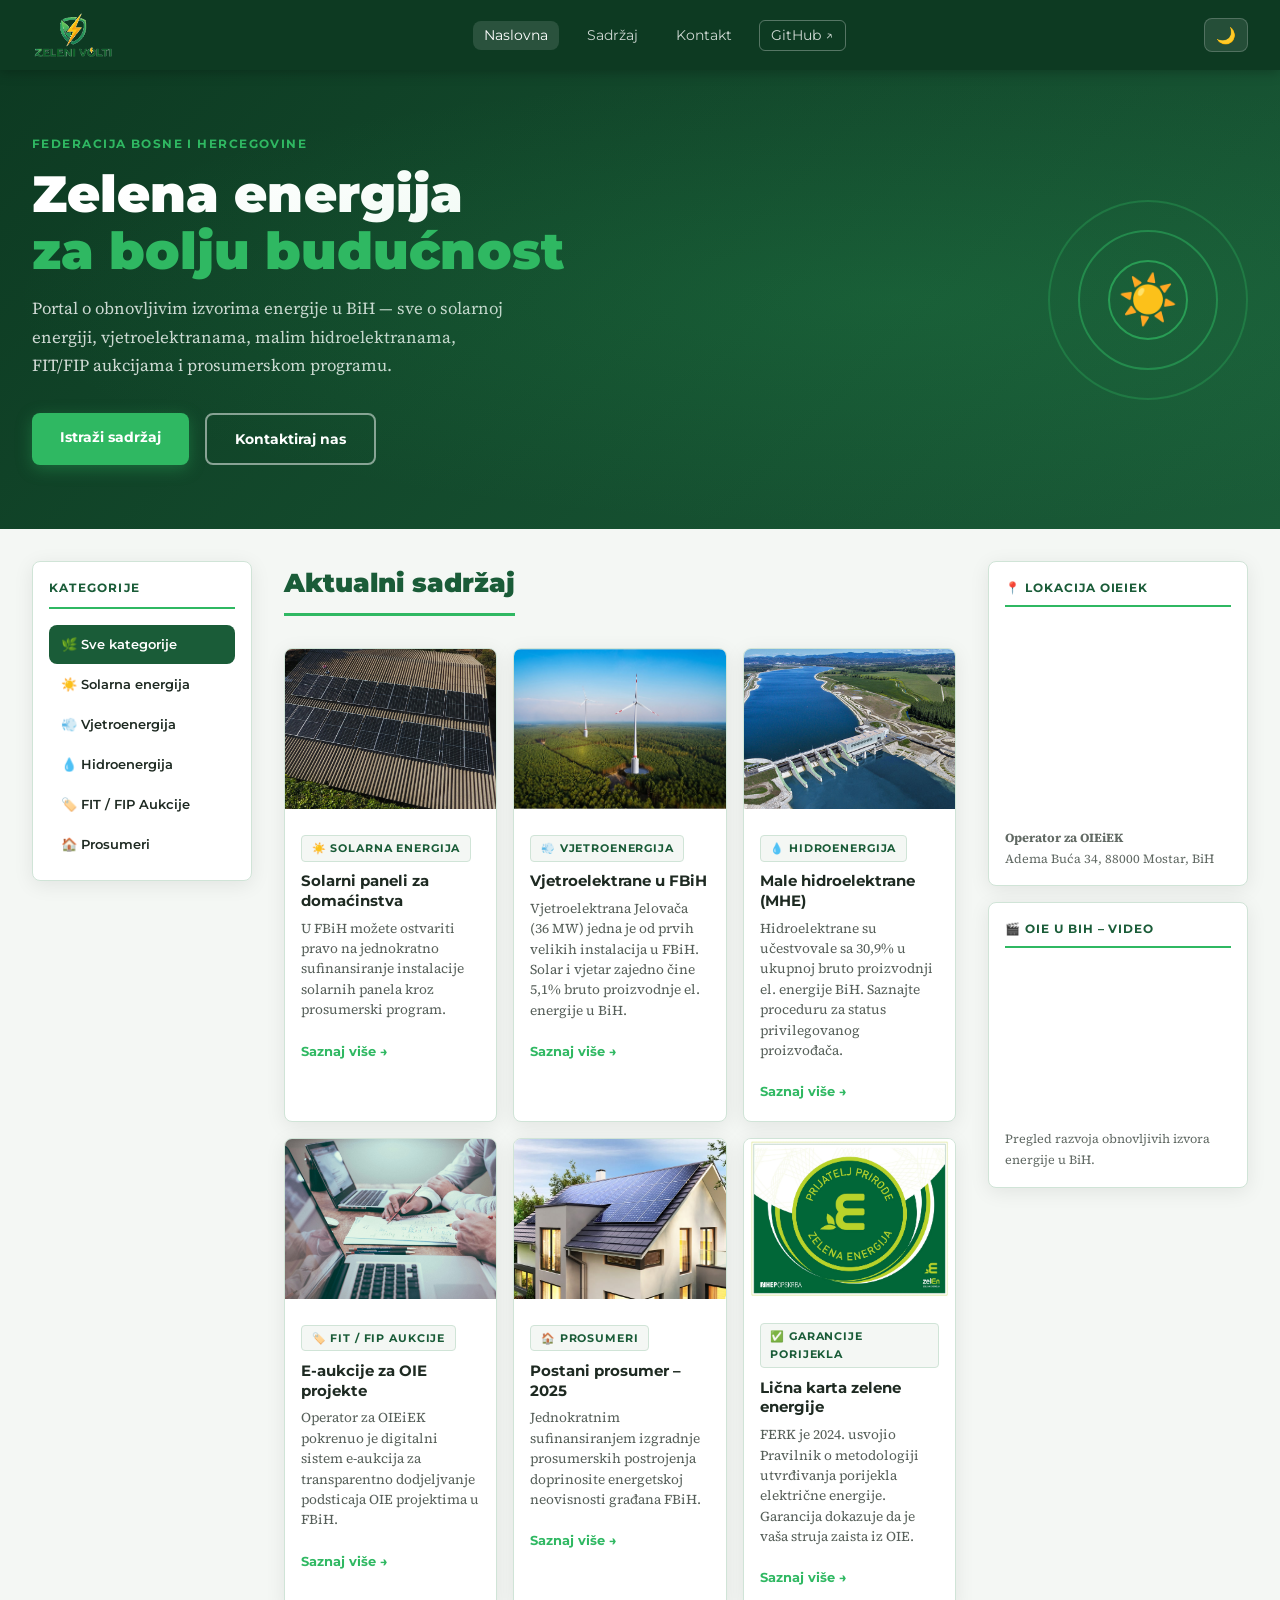
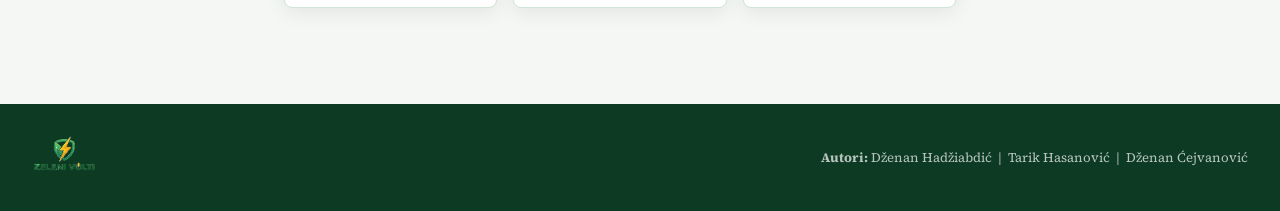
<file: index.html>
<!DOCTYPE html>
<html lang="bs">

<head>
  <meta charset="UTF-8">
  <meta name="viewport" content="width=device-width, initial-scale=1.0">
  <title>Zeleni Volti – Obnovljivi Izvori Energije BiH</title>
  <link rel="stylesheet" href="css/tptpstill.css">
  <link
    href="https://fonts.googleapis.com/css2?family=Montserrat:wght@400;600;700;900&family=Source+Serif+4:ital,wght@0,300;0,400;1,300&display=swap"
    rel="stylesheet">
</head>

<body>

  <header>
    <div class="header-inner">
      <div class="logo">
        <img src="images/logo.png" alt="Zeleni Volti logo" height="45">
      </div>
      <nav class="main-nav">
        <ul>
          <li><a href="index.html" class="active">Naslovna</a></li>
          <li><a href="sadrzaj.html">Sadržaj</a></li>
          <li><a href="kontakt.html">Kontakt</a></li>
          <li><a href="https://github.com/DzenanHadziabdic/Grupa25-TPTP-2026" target="_blank" rel="noopener"
              class="nav-github">GitHub ↗</a></li>
        </ul>
      </nav>
      <button id="darkModeToggle" class="dark-toggle" aria-label="Promijeni temu">🌙</button>
      <button class="hamburger" id="hamburger" aria-label="Meni">&#9776;</button>
    </div>
    <nav class="mobile-nav" id="mobileNav">
      <ul>
        <li><a href="index.html">Naslovna</a></li>
        <li><a href="sadrzaj.html">Sadržaj</a></li>
        <li><a href="kontakt.html">Kontakt</a></li>
      </ul>
    </nav>
  </header>

  <section class="hero">
    <div class="hero-content">
      <p class="hero-tag">Federacija Bosne i Hercegovine</p>
      <h1>Zelena energija<br><em>za bolju budućnost</em></h1>
      <p class="hero-desc">
        Portal o obnovljivim izvorima energije u BiH — sve o solarnoj energiji,
        vjetroelektranama, malim hidroelektranama, FIT/FIP aukcijama i
        prosumerskom programu.
      </p>
      <div class="hero-btns">
        <a href="sadrzaj.html" class="btn-primary">Istraži sadržaj</a>
        <a href="kontakt.html" class="btn-outline">Kontaktiraj nas</a>
      </div>
    </div>
    <div class="hero-visual" aria-hidden="true">
      <div class="energy-anim">
        <div class="circle c1"></div>
        <div class="circle c2"></div>
        <div class="circle c3"></div>
        <span class="big-icon">☀️</span>
      </div>
    </div>
  </section>

  <div class="page-layout">

    <nav class="side-nav" aria-label="Filter sadržaja po kategoriji">
      <h3>Kategorije</h3>
      <ul>
        <li><a href="#" class="filter-btn active" data-filter="sve">🌿 Sve kategorije</a></li>
        <li><a href="#" class="filter-btn" data-filter="solar">☀️ Solarna energija</a></li>
        <li><a href="#" class="filter-btn" data-filter="vjetar">💨 Vjetroenergija</a></li>
        <li><a href="#" class="filter-btn" data-filter="hidro">💧 Hidroenergija</a></li>
        <li><a href="#" class="filter-btn" data-filter="aukcija">🏷️ FIT / FIP Aukcije</a></li>
        <li><a href="#" class="filter-btn" data-filter="prosumer">🏠 Prosumeri</a></li>
      </ul>
    </nav>

    <main id="main-content">
      <h2 class="section-title">Aktualni sadržaj</h2>
      <div class="cards-grid" id="cardsGrid">

        <article class="card" data-category="solar">
          <picture>
            <img src="images/solar.jpg" alt="Solarni paneli na krovu zgrade u sunčanom danu u BiH" loading="lazy">
          </picture>
          <div class="card-body">
            <span class="card-tag">☀️ Solarna energija</span>
            <h3>Solarni paneli za domaćinstva</h3>
            <p>U FBiH možete ostvariti pravo na jednokratno sufinansiranje
              instalacije solarnih panela kroz prosumerski program.</p>
            <a href="sadrzaj.html" class="card-link">Saznaj više →</a>
          </div>
        </article>

        <article class="card" data-category="vjetar">
          <picture>
            <img src="images/vjetar.jpg" alt="Vjetroturbine na zelenom brdu u FBiH" loading="lazy">
          </picture>
          <div class="card-body">
            <span class="card-tag">💨 Vjetroenergija</span>
            <h3>Vjetroelektrane u FBiH</h3>
            <p>Vjetroelektrana Jelovača (36 MW) jedna je od prvih velikih
              instalacija u FBiH. Solar i vjetar zajedno čine 5,1% bruto
              proizvodnje el. energije u BiH.</p>
            <a href="sadrzaj.html" class="card-link">Saznaj više →</a>
          </div>
        </article>

        <article class="card" data-category="hidro">
          <picture>
            <img src="images/hidro.jpg" alt="Mala hidroelektrana na rijeci u BiH" loading="lazy">
          </picture>
          <div class="card-body">
            <span class="card-tag">💧 Hidroenergija</span>
            <h3>Male hidroelektrane (MHE)</h3>
            <p>Hidroelektrane su učestvovale sa 30,9% u ukupnoj bruto
              proizvodnji el. energije BiH. Saznajte proceduru za status
              privilegovanog proizvođača.</p>
            <a href="sadrzaj.html" class="card-link">Saznaj više →</a>
          </div>
        </article>

        <article class="card" data-category="aukcija">
          <picture>
            <img src="images/aukcija.jpg" alt="Digitalna e-aukcijska platforma za OIE projekte" loading="lazy">
          </picture>
          <div class="card-body">
            <span class="card-tag">🏷️ FIT / FIP Aukcije</span>
            <h3>E-aukcije za OIE projekte</h3>
            <p>Operator za OIEiEK pokrenuo je digitalni sistem e-aukcija
              za transparentno dodjeljvanje podsticaja OIE projektima u FBiH.</p>
            <a href="sadrzaj.html" class="card-link">Saznaj više →</a>
          </div>
        </article>

        <article class="card" data-category="prosumer">
          <picture>
            <img src="images/prosumer.jpg" alt="Porodična kuća sa solarnim panelima na krovu u FBiH" loading="lazy">
          </picture>
          <div class="card-body">
            <span class="card-tag">🏠 Prosumeri</span>
            <h3>Postani prosumer – 2025</h3>
            <p>Jednokratnim sufinansiranjem izgradnje prosumerskih
              postrojenja doprinosite energetskoj neovisnosti građana FBiH.</p>
            <a href="sadrzaj.html" class="card-link">Saznaj više →</a>
          </div>
        </article>

        <article class="card" data-category="solar">
          <picture>
            <img src="images/garancija.jpg" alt="Certifikat garancije porijekla zelene energije" loading="lazy">
          </picture>
          <div class="card-body">
            <span class="card-tag">✅ Garancije porijekla</span>
            <h3>Lična karta zelene energije</h3>
            <p>FERK je 2024. usvojio Pravilnik o metodologiji utvrđivanja
              porijekla električne energije. Garancija dokazuje da je vaša
              struja zaista iz OIE.</p>
            <a href="sadrzaj.html" class="card-link">Saznaj više →</a>
          </div>
        </article>

      </div>
      <p class="no-results" id="noResults" style="display:none;">
        Nema kartica za odabranu kategoriju.
      </p>
    </main>

    <aside aria-label="Bočni sadržaj">

      <div class="aside-block">
        <h3>📍 Lokacija OIEiEK</h3>
        <iframe
          src="https://www.google.com/maps/embed?pb=!1m18!1m12!1m3!1d2883.443!2d17.806!3d43.343!2m3!1f0!2f0!3f0!3m2!1i1024!2i768!4f13.1!3m3!1m2!1s0x134b18c0c14f3f3f%3A0x1!2sAdema+Bu%C4%87a+34%2C+Mostar!5e0!3m2!1sbs!2sba!4v1"
          width="100%" height="200" style="border:0;" allowfullscreen="" loading="lazy"
          title="Mapa lokacije Operatora za OIEiEK, Mostar">
        </iframe>
        <p class="aside-desc">
          <strong>Operator za OIEiEK</strong><br>
          Adema Buća 34, 88000 Mostar, BiH
        </p>
      </div>

      <div class="aside-block">
        <h3>🎬 OIE u BiH – Video</h3>
        <iframe src="https://www.youtube.com/embed/aFdKw04mxqs" width="100%" height="160" style="border:0;"
          allowfullscreen title="Video o obnovljivim izvorima energije u BiH">
        </iframe>
        <p class="aside-desc">
          Pregled razvoja obnovljivih izvora energije u BiH.
        </p>
      </div>

    </aside>

  </div>

  <footer>
    <div class="footer-inner">
      <div class="footer-brand">
        <img src="images/logo.png" alt="Zeleni Volti logo" height="35">
      </div>
      <div class="footer-authors">
        <strong>Autori:</strong>
        Dženan Hadžiabdić &nbsp;|&nbsp;
        Tarik Hasanović &nbsp;|&nbsp;
        Dženan Ćejvanović
      </div>

    </div>
  </footer>

  <script src="js/tptpskripte.js"></script>
</body>

</html>
</file>
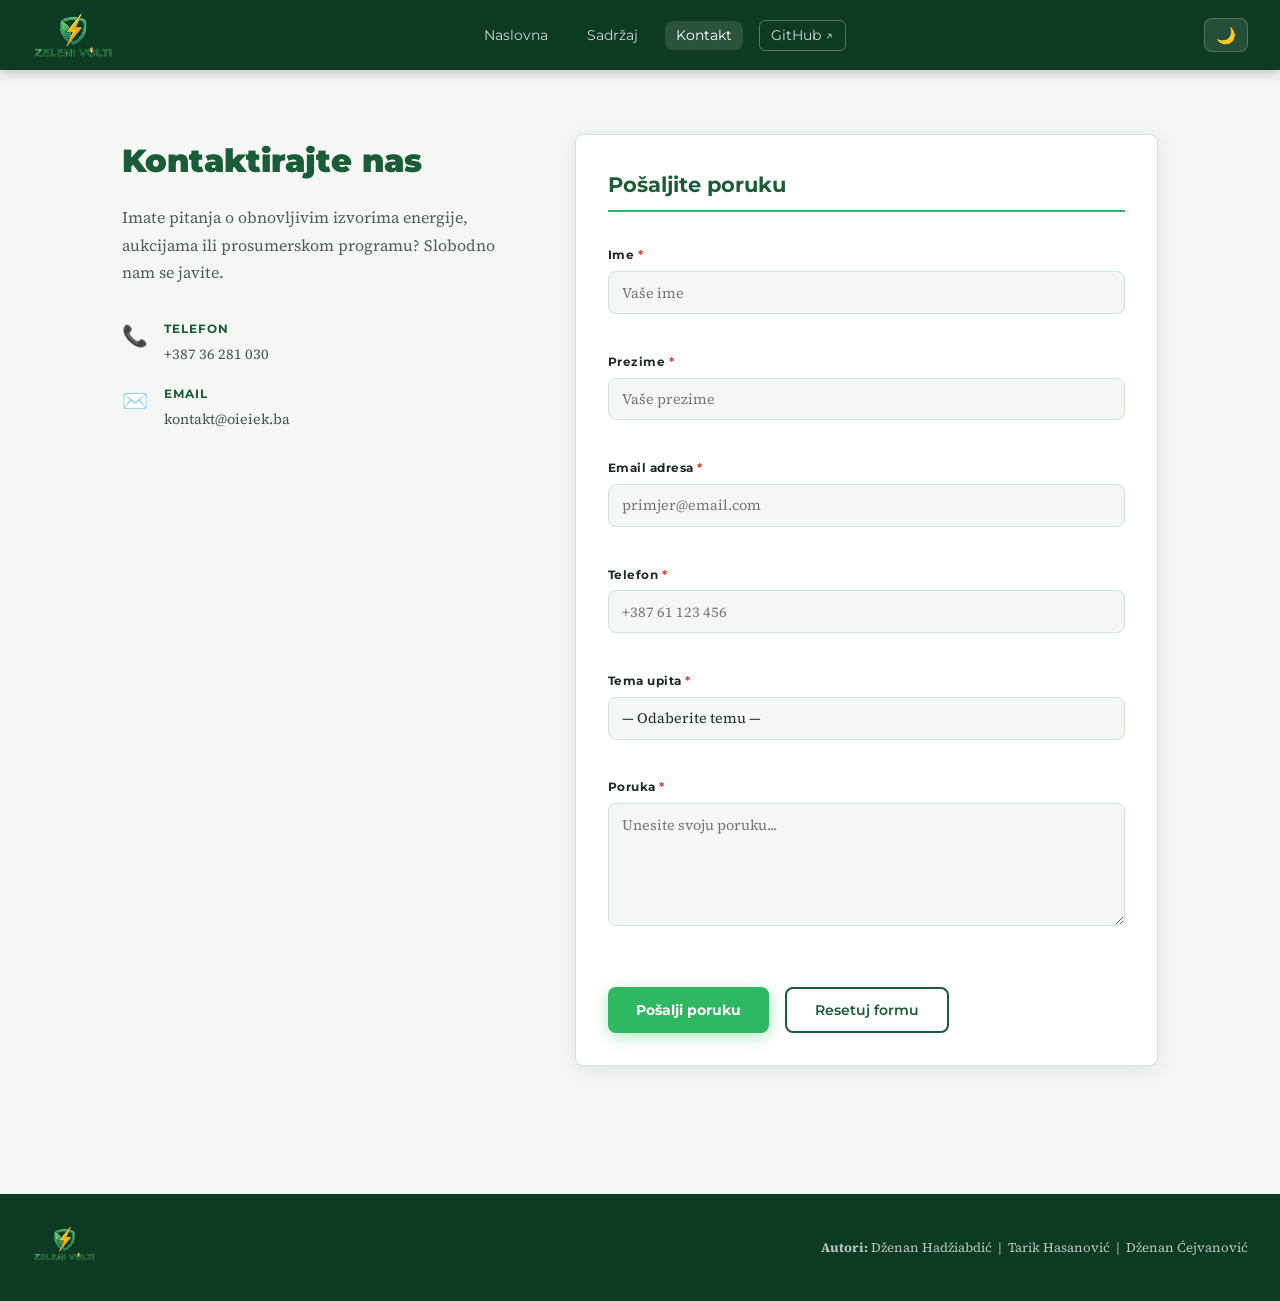
<file: kontakt.html>
<!DOCTYPE html>
<html lang="en">

<head>
    <meta charset="UTF-8">
    <meta name="viewport" content="width=device-width, initial-scale=1.0">
    <title>Kontakt</title>
    <link rel="stylesheet" href="css/tptpstill.css">
    <link
        href="https://fonts.googleapis.com/css2?family=Montserrat:wght@400;600;700;900&family=Source+Serif+4:ital,wght@0,300;0,400;1,300&display=swap"
        rel="stylesheet">


</head>

<body>
    <header>
        <div class="header-inner">
            <div class="logo">
                <img src="images/logo.png" alt="Zeleni Volti logo" height="45">
            </div>
            <nav class="main-nav">
                <ul>
                    <li><a href="index.html">Naslovna</a></li>
                    <li><a href="sadrzaj.html">Sadržaj</a></li>
                    <li><a href="kontakt.html" class="active">Kontakt</a></li>
                    <li><a href="https://github.com/DzenanHadziabdic/Grupa25-TPTP-2026" target="_blank" rel="noopener"
                            class="nav-github">GitHub ↗</a></li>
                </ul>
            </nav>
            <button id="darkModeToggle" class="dark-toggle" aria-label="Promijeni temu">🌙</button>
            <button class="hamburger" id="hamburger" aria-label="Meni">&#9776;</button>
        </div>
        <nav class="mobile-nav" id="mobileNav">
            <ul>
                <li><a href="index.html">Naslovna</a></li>
                <li><a href="sadrzaj.html">Sadržaj</a></li>
                <li><a href="kontakt.html">Kontakt</a></li>
            </ul>
        </nav>
    </header>

    <main class="kontakt-main">
        <div class="kontakt-grid">

            <div class="kontakt-info">
                <h1>Kontaktirajte nas</h1>
                <p>Imate pitanja o obnovljivim izvorima energije, aukcijama ili prosumerskom programu? Slobodno nam se
                    javite.</p>

                <div class="info-item">
                    <span class="info-icon">📞</span>
                    <div>
                        <strong>Telefon</strong>
                        <p>+387 36 281 030</p>
                    </div>
                </div>
                <div class="info-item">
                    <span class="info-icon">✉️</span>
                    <div>
                        <strong>Email</strong>
                        <p>kontakt@oieiek.ba</p>
                    </div>
                </div>

            </div>

            <div class="form-wrap">
                <h2>Pošaljite poruku</h2>

                <div id="successMsg" class="success-msg" style="display:none;"></div>

                <div class="form-group">
                    <label for="ime">Ime <span class="req">*</span></label>
                    <input type="text" id="ime" name="ime" placeholder="Vaše ime" autocomplete="given-name">
                    <span class="field-error" id="err-ime"></span>
                </div>

                <div class="form-group">
                    <label for="prezime">Prezime <span class="req">*</span></label>
                    <input type="text" id="prezime" name="prezime" placeholder="Vaše prezime"
                        autocomplete="family-name">
                    <span class="field-error" id="err-prezime"></span>
                </div>

                <div class="form-group">
                    <label for="email">Email adresa <span class="req">*</span></label>
                    <input type="text" id="email" name="email" placeholder="primjer@email.com" autocomplete="email">
                    <span class="field-error" id="err-email"></span>
                </div>

                <div class="form-group">
                    <label for="telefon">Telefon <span class="req">*</span></label>
                    <input type="text" id="telefon" name="telefon" placeholder="+387 61 123 456" autocomplete="tel">
                    <span class="field-error" id="err-telefon"></span>
                </div>

                <div class="form-group">
                    <label for="tema">Tema upita <span class="req">*</span></label>
                    <select id="tema" name="tema">
                        <option value="">— Odaberite temu —</option>
                        <option value="prosumer">Tehnologije obnovljivih izvora energije</option>
                        <option value="aukcija">Cijene otkupa električne energije</option>
                        <option value="garancija">Galerija projekata</option>
                        <option value="privilegovani">Kategorije i podkategorije OIE</option>
                        <option value="ostalo">Ostalo</option>
                    </select>
                    <span class="field-error" id="err-tema"></span>
                </div>

                <div class="form-group">
                    <label for="poruka">Poruka <span class="req">*</span></label>
                    <textarea id="poruka" name="poruka" rows="5" placeholder="Unesite svoju poruku..."></textarea>
                    <span class="field-error" id="err-poruka"></span>
                </div>

                <div class="form-actions">
                    <button type="button" id="submitBtn" class="btn-primary">Pošalji poruku</button>
                    <button type="button" id="resetBtn" class="btn-secondary">Resetuj formu</button>
                </div>
            </div>

        </div>
    </main>




    <footer>
        <div class="footer-inner">
            <div class="footer-brand">
                <img src="images/logo.png" alt="Zeleni Volti logo" height="35">
            </div>
            <div class="footer-authors">
                <strong>Autori:</strong>
                Dženan Hadžiabdić &nbsp;|&nbsp;
                Tarik Hasanović &nbsp;|&nbsp;
                Dženan Ćejvanović
            </div>

        </div>
    </footer>
    <script src="js/tptpskripte.js"></script>

</html>
</file>
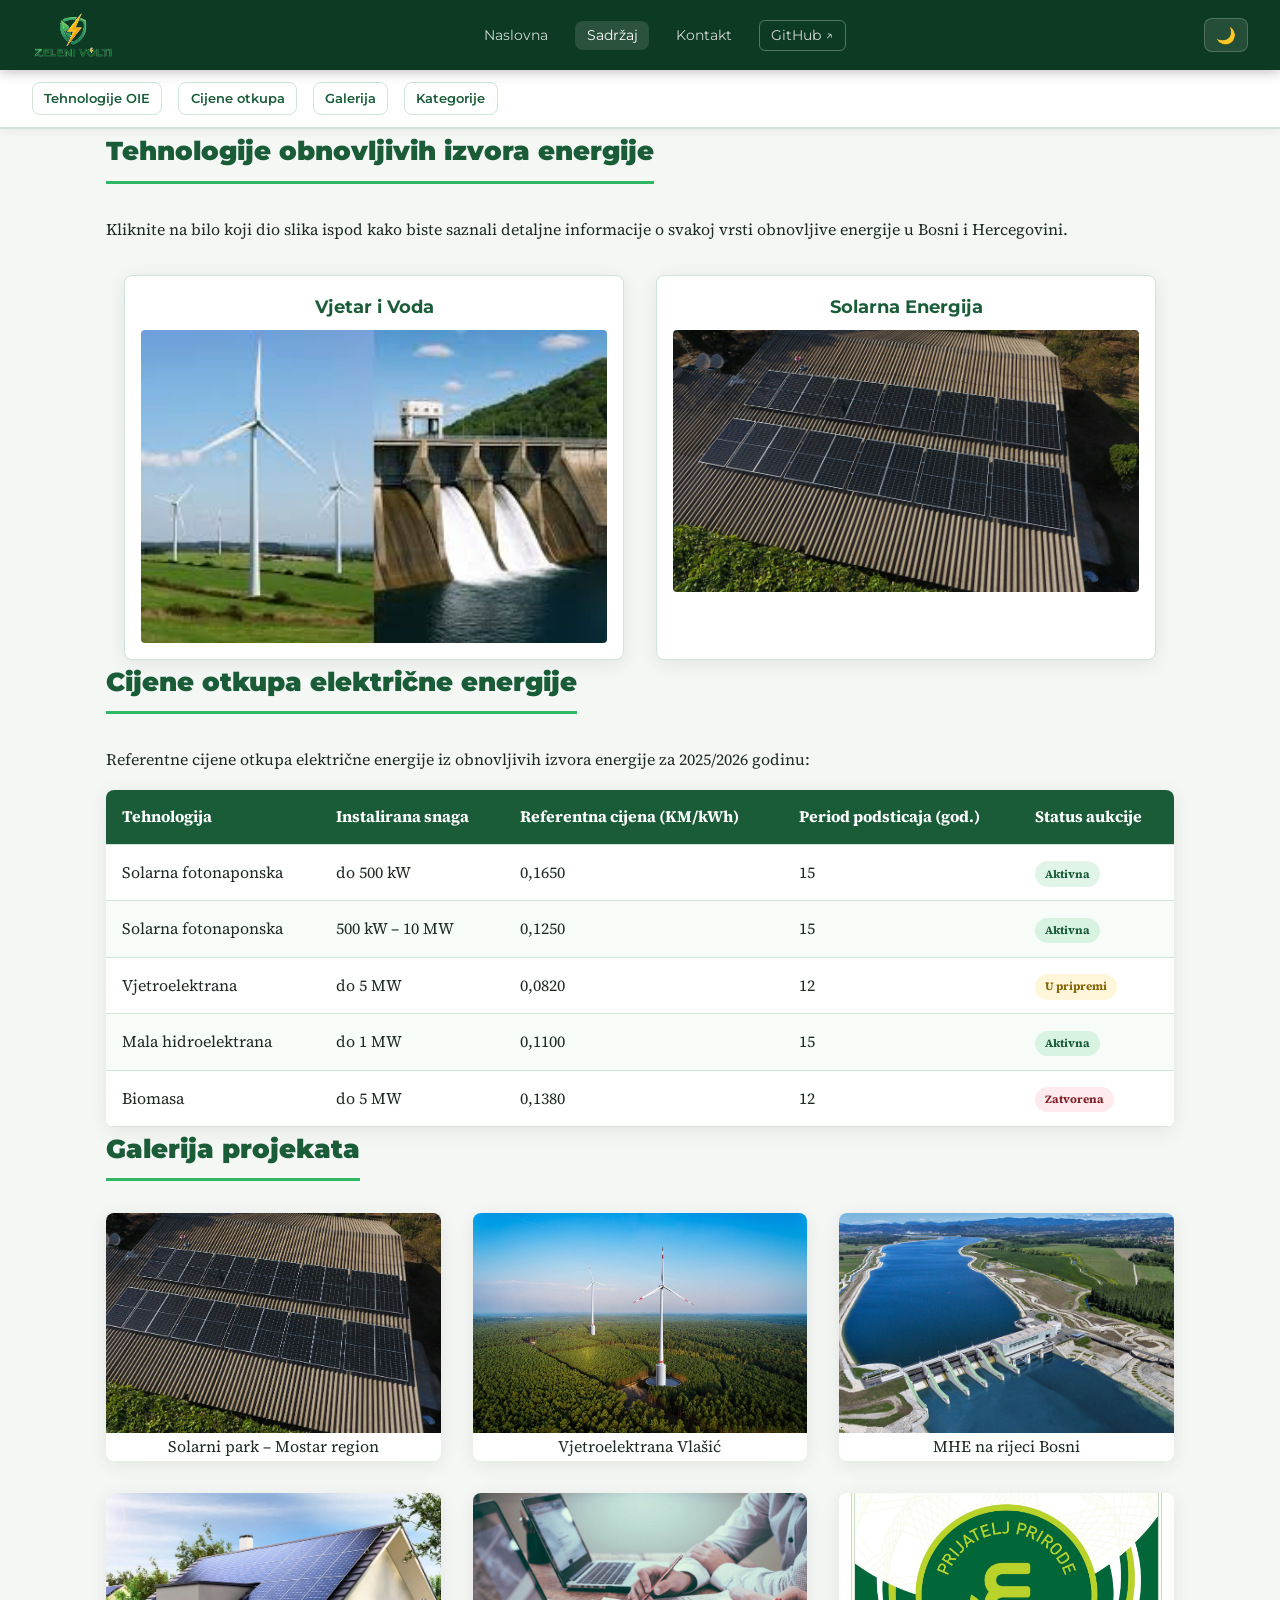
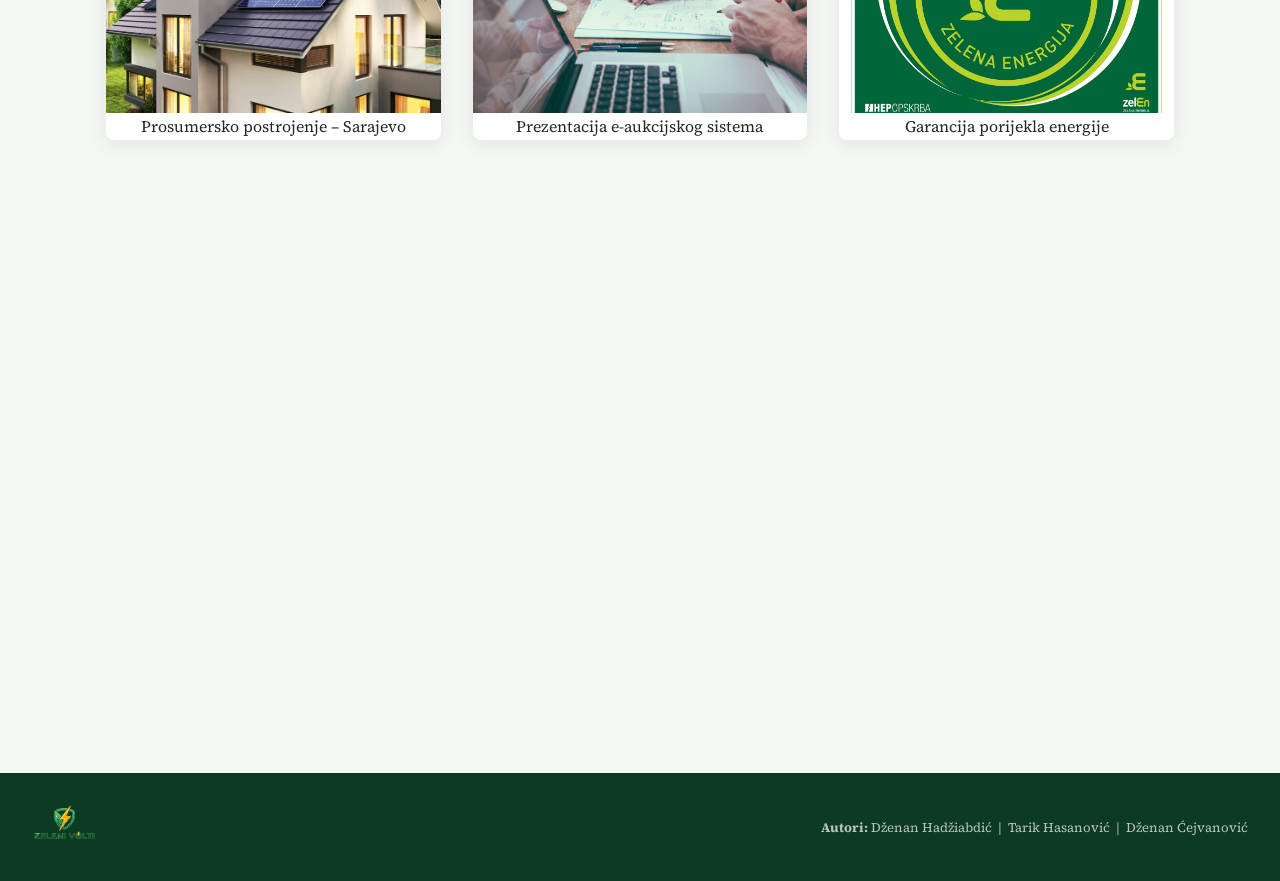
<file: sadrzaj.html>
<!DOCTYPE html>
<html lang="bs">
<head>
  <meta charset="UTF-8">
  <meta name="viewport" content="width=device-width, initial-scale=1.0">
  <title>Zeleni Volti – Obnovljivi Izvori Energije BiH</title>
  <link rel="stylesheet" href="css/tptpstill.css">
  <link href="https://fonts.googleapis.com/css2?family=Montserrat:wght@400;600;700;900&family=Source+Serif+4:ital,wght@0,300;0,400;1,300&display=swap" rel="stylesheet">
</head>
<body>

  <header>
    <div class="header-inner">
      <div class="logo">
        <img src="images/logo.png" alt="Zeleni Volti logo" height="45">
      </div>
      <nav class="main-nav">
        <ul>
          <li><a href="index.html">Naslovna</a></li>
          <li><a href="sadrzaj.html" class="active">Sadržaj</a></li>
          <li><a href="kontakt.html">Kontakt</a></li>
          <li><a href="https://github.com/DzenanHadziabdic/Grupa25-TPTP-2026" target="_blank" rel="noopener" class="nav-github">GitHub ↗</a></li>
        </ul>
      </nav>
      <button id="darkModeToggle" class="dark-toggle" aria-label="Promijeni temu">🌙</button>
      <button class="hamburger" id="hamburger" aria-label="Meni">&#9776;</button>
    </div>
    <nav class="mobile-nav" id="mobileNav">
      <ul>
        <li><a href="index.html">Naslovna</a></li>
        <li><a href="sadrzaj.html">Sadržaj</a></li>
        <li><a href="kontakt.html">Kontakt</a></li>
      </ul>
    </nav>
  </header>
<!-- BOOKMARK NAV -->
  <div class="bookmark-nav">
    <a href="#tehnologije">Tehnologije OIE</a>
    <a href="#tabela">Cijene otkupa</a>
    <a href="#galerija">Galerija</a>
    <a href="#kategorije">Kategorije</a>
  </div>

  <main class="sadrzaj-main">
  <!-- SECTION: TEHNOLOGIJE -->
    <section id="tehnologije" class="content-section fade-in">
      <h2 class="section-title">Tehnologije obnovljivih izvora energije</h2>
      <p class="section-intro">Kliknite na bilo koji dio slika ispod kako biste saznali detaljne informacije o svakoj vrsti obnovljive energije u Bosni i Hercegovini.</p>
<!-- IMAGE MAP -->
      <div class="interactive-maps-container">
        
        <div class="map-block">
          <h3>Vjetar i Voda</h3>
          <img src="images/vjetarihidro.jpg" 
               alt="Prikaz vjetroelektrane i hidroelektrane" 
               usemap="#map-vjetar-hidro" 
               class="map-image">
          <map name="map-vjetar-hidro">
            <area shape="rect" coords="0,0,150,300" href="#" alt="Vjetroenergija" title="Klikni za detalje o vjetru" class="map-trigger" data-modal="modal-vjetar">
            <area shape="rect" coords="150,0,300,300" href="#" alt="Hidroenergija" title="Klikni za detalje o vodi" class="map-trigger" data-modal="modal-hidro">
          </map>
        </div>

        <div class="map-block">
          <h3>Solarna Energija</h3>
          <img src="images/solar.jpg" 
               alt="Prikaz solarnih panela" 
               usemap="#map-solar" 
               class="map-image">
          <map name="map-solar">
            <area shape="rect" coords="0,0,300,300" href="#" alt="Solarna energija" title="Klikni za detalje o suncu" class="map-trigger" data-modal="modal-solar">
          </map>
        </div>

      </div>
    </section>
<!-- SECTION: TABELA -->
    <section id="tabela" class="content-section fade-in">
      <h2 class="section-title">Cijene otkupa električne energije</h2>
      <p>Referentne cijene otkupa električne energije iz obnovljivih izvora energije za 2025/2026 godinu:</p>
      <div class="table-wrap">
        <table>
          <thead>
            <tr>
              <th>Tehnologija</th>
              <th>Instalirana snaga</th>
              <th>Referentna cijena (KM/kWh)</th>
              <th>Period podsticaja (god.)</th>
              <th>Status aukcije</th>
            </tr>
          </thead>
          <tbody>
            <tr>
              <td>Solarna fotonaponska</td>
              <td>do 500 kW</td>
              <td>0,1650</td>
              <td>15</td>
              <td><span class="status aktivan">Aktivna</span></td>
            </tr>
            <tr>
              <td>Solarna fotonaponska</td>
              <td>500 kW – 10 MW</td>
              <td>0,1250</td>
              <td>15</td>
              <td><span class="status aktivan">Aktivna</span></td>
            </tr>
            <tr>
              <td>Vjetroelektrana</td>
              <td>do 5 MW</td>
              <td>0,0820</td>
              <td>12</td>
              <td><span class="status ceka">U pripremi</span></td>
            </tr>
            <tr>
              <td>Mala hidroelektrana</td>
              <td>do 1 MW</td>
              <td>0,1100</td>
              <td>15</td>
              <td><span class="status aktivan">Aktivna</span></td>
            </tr>
            <tr>
              <td>Biomasa</td>
              <td>do 5 MW</td>
              <td>0,1380</td>
              <td>12</td>
              <td><span class="status zatvoren">Zatvorena</span></td>
            </tr>
          </tbody>
        </table>
      </div>
    </section>
    <!-- SECTION: GALERIJA -->
    <section id="galerija" class="content-section fade-in">
      <h2 class="section-title">Galerija projekata</h2>
      <div class="gallery-grid">
        <figure>
          <img src="images/solar.jpg" alt="Solarni park od 2 MW u okolici Mostara" loading="lazy">
          <figcaption>Solarni park – Mostar region</figcaption>
        </figure>
        <figure>
          <img src="images/vjetar.jpg" alt="Vjetroelektrana na planini Vlašić" loading="lazy">
          <figcaption>Vjetroelektrana Vlašić</figcaption>
        </figure>
        <figure>
          <img src="images/hidro.jpg" alt="Mala hidroelektrana na rijeci Bosni" loading="lazy">
          <figcaption>MHE na rijeci Bosni</figcaption>
        </figure>
        <figure>
          <img src="images/prosumer.jpg" alt="Kuća sa solarnim panelima u Sarajevu" loading="lazy">
          <figcaption>Prosumersko postrojenje – Sarajevo</figcaption>
        </figure>
        <figure>
          <img src="images/aukcija.jpg" alt="Prezentacija e-aukcijskog sistema u kongresnoj sali" loading="lazy">
          <figcaption>Prezentacija e-aukcijskog sistema</figcaption>
        </figure>
        <figure>
          <img src="images/garancija.jpg" alt="Certifikat garancije porijekla zelene energije" loading="lazy">
          <figcaption>Garancija porijekla energije</figcaption>
        </figure>
      </div>
    </section>
<!-- SECTION: KATEGORIJE (lista) -->
  <section id="kategorije" class="content-section fade-in">
    <h2 class="section-title">Kategorije i podkategorije OIE</h2>
    <ul class="nested-list">
      <li>☀️ Solarna energija
        <ul>
          <li>Fotonaponski sistemi
            <ul>
              <li>Sistemi na krovu (rooftop)</li>
              <li>Solarni parkovi (ground-mounted)</li>
            </ul>
          </li>
          <li>Solarno termalni sistemi</li>
          <li>Prosumerska postrojenja</li>
        </ul>
      </li>
      <li>💨 Vjetroenergija
        <ul>
          <li>Onshore vjetroelektrane</li>
          <li>Male vjetroelektrane (do 100 kW)</li>
        </ul>
      </li>
      <li>💧 Hidroenergija
        <ul>
          <li>Male hidroelektrane (do 10 MW)</li>
          <li>Mikro hidroelektrane (do 100 kW)</li>
        </ul>
      </li>
      <li>🌿 Biomasa i bioplin
        <ul>
          <li>Drvna biomasa</li>
          <li>Bioplin iz otpada</li>
          <li>Biogas postrojenja</li>
        </ul>
      </li>
    </ul>
  </section>

  </main>

  <a href="#top" class="back-to-top" id="backToTop">↑ Skoči na vrh</a>

  <footer>
    <div class="footer-inner">
      <div class="footer-brand">
  <img src="images/logo.png" alt="Zeleni Volti logo" height="35">
</div>
      <div class="footer-authors">
        <strong>Autori:</strong>
        Dženan Hadžiabdić &nbsp;|&nbsp;
        Tarik Hasanović &nbsp;|&nbsp;
        Dženan Ćejvanović
      </div>
      
    </div>
  </footer>

  <div id="modal-solar" class="modal">
    <div class="modal-content">
      <span class="close-modal">&times;</span>
      <h2>☀️ Solarna energija</h2>
      <p><strong>Kako funkcioniše?</strong> Solarni paneli sastoje se od fotonaponskih ćelija napravljenih od silicija. Kada sunčeva svjetlost udari u njih, stvara se jednosmjerna struja (DC).</p>
    </div>
  </div>

  <div id="modal-vjetar" class="modal">
    <div class="modal-content">
      <span class="close-modal">&times;</span>
      <h2>💨 Vjetroenergija</h2>
      <p><strong>Kako funkcioniše?</strong> Kinetička energija vjetra okreće elise rotora na vjetroturbinama. Rotor je povezan s generatorom koji proizvodi električnu energiju.</p>
    </div>
  </div>

  <div id="modal-hidro" class="modal">
    <div class="modal-content">
      <span class="close-modal">&times;</span>
      <h2>💧 Hidroenergija</h2>
      <p><strong>Kako funkcioniše?</strong> Voda pod pritiskom ili u padu prolazi kroz ogromne turbine i okreće ih, što pokreće generatore. Ovo je najefikasniji oblik konverzije energije koji postoji.</p>
    </div>
  </div>

  <script src="js/tptpskripte.js"></script>
</body>
</html>
</file>
<file: css/tptpstill.css>
/* --- CSS VARIJABLE (min. 5) --- */
/* ===========================================
   ZAJEDNIČKI STILOVI (tptpstil.css)
   =========================================== */

/* --- VARIJABLE --- */
:root {
    --boja-primarna: #1a5c38;
    --boja-akcent: #2fb862;
    --boja-pozadina: #f4f7f4;
    --boja-tekst: #1e2a22;
    --boja-header: #0d3a22;
    --boja-kartica: #ffffff;
    --boja-border: #d0e4d7;
    --boja-footer: #0d3a22;
    --font-naslov: 'Montserrat', sans-serif;
    --font-tijelo: 'Source Serif 4', serif;
    --razmak-s: 0.5rem;
    --razmak-m: 1rem;
    --razmak-l: 2rem;
    --razmak-xl: 4rem;
    --radijus: 8px;
    --sjena: 0 4px 20px rgba(0, 0, 0, 0.08);
    --tranzicija: 0.25s ease;
}

/* --- TAMNI MOD --- */
body.dark {
    --boja-primarna: #2fb862;
    --boja-akcent: #5be08a;
    --boja-pozadina: #0f1a14;
    --boja-tekst: #e8f5ee;
    --boja-header: #071510;
    --boja-kartica: #162410;
    --boja-border: #2a4a32;
    --boja-footer: #071510;
}

/* --- RESET & OSNOVA --- */
*,
*::before,
*::after {
    box-sizing: border-box;
    margin: 0;
    padding: 0;
}

html {
    scroll-behavior: smooth;
    scroll-padding-top: 80px;
    /* Da header ne prekrije naslov pri skoku */
}

body {
    font-family: var(--font-tijelo);
    background-color: var(--boja-pozadina);
    color: var(--boja-tekst);
    line-height: 1.7;
    transition: background-color var(--tranzicija), color var(--tranzicija);
}

a {
    text-decoration: none;
    transition: color var(--tranzicija);
}

ul {
    list-style: none;
}

/* --- HEADER --- */
header {
    background: var(--boja-header);
    position: sticky;
    top: 0;
    z-index: 100;
    box-shadow: 0 2px 12px rgba(0, 0, 0, 0.25);
}

.header-inner {
    max-width: 1300px;
    margin: 0 auto;
    padding: 0 var(--razmak-l);
    height: 70px;
    display: flex;
    align-items: center;
    justify-content: space-between;
}

.logo {
    display: flex;
    align-items: center;
    gap: var(--razmak-s);
}

.logo-main {
    font-family: var(--font-naslov);
    font-weight: 900;
    color: #fff;
}

.logo-sub {
    font-size: 0.65rem;
    color: rgba(255, 255, 255, 0.6);
}

.main-nav ul {
    display: flex;
    gap: var(--razmak-m);
    align-items: center;
}

.main-nav a {
    font-family: var(--font-naslov);
    font-size: 0.85rem;
    color: rgba(255, 255, 255, 0.8);
    padding: 0.4rem 0.7rem;
}

.main-nav a.active,
.main-nav a:hover {
    color: #fff;
    background: rgba(255, 255, 255, 0.12);
    border-radius: var(--radijus);
}

/* --- MOBILNA NAVIGACIJA --- */
.hamburger {
    display: none;
    background: none;
    border: none;
    color: #fff;
    font-size: 1.5rem;
    cursor: pointer;
}

.mobile-nav {
    display: none;
    background: var(--boja-header);
    padding: var(--razmak-m);
    border-top: 1px solid rgba(255, 255, 255, 0.1);
}

.mobile-nav.open {
    display: block;
}

.mobile-nav a {
    color: #fff;
    display: block;
    padding: 0.5rem 0;
}

/* --- FOOTER --- */
footer {
    background: var(--boja-footer);
    color: rgba(255, 255, 255, 0.7);
    padding: var(--razmak-l) 0;
    margin-top: var(--razmak-xl);
}

.footer-inner {
    max-width: 1300px;
    margin: 0 auto;
    padding: 0 var(--razmak-l);
    display: flex;
    flex-wrap: wrap;
    justify-content: space-between;
    align-items: center;
    gap: var(--razmak-m);
}

.footer-links a {
    color: rgba(255, 255, 255, 0.6);
    margin-left: var(--razmak-m);
}

.footer-links a:hover {
    color: var(--boja-akcent);
}

/* TABLET (600-900px) */
@media (max-width: 900px) {
    .page-layout {
        grid-template-columns: 1fr;
        grid-template-rows: auto;
    }

    .side-nav {
        grid-column: 1;
        position: static;

    }

    main {
        grid-column: 1;
    }

    aside {
        grid-column: 1;
        position: static;
    }

    .cards-grid {
        grid-template-columns: repeat(2, 1fr);
    }

    .gallery-grid {
        grid-template-columns: repeat(2, 1fr);
    }

    .kontakt-grid {
        grid-template-columns: 1fr;
    }

    .hero-visual {
        display: none;
    }

    .main-nav {
        display: none;
    }

    .hamburger {
        display: block;
    }
}

/* MOBITEL (<600px) */
@media (max-width: 600px) {
    .header-inner {
        padding: 0 var(--razmak-m);
    }

    .hero {
        padding: var(--razmak-l) var(--razmak-m);
        min-height: 320px;
    }

    .hero h1 {
        font-size: 1.8rem;
    }

    .page-layout {
        padding: var(--razmak-m);
    }

    .cards-grid {
        grid-template-columns: 1fr;
    }

    .gallery-grid {
        grid-template-columns: 1fr;
    }

    .bookmark-nav {
        padding: 0.5rem var(--razmak-m);
        gap: 0.5rem;
    }

    .footer-inner {
        flex-direction: column;
        text-align: center;
    }

    .form-actions {
        flex-direction: column;
    }

    .kontakt-main {
        padding: var(--razmak-l) var(--razmak-m);
    }

    .sadrzaj-main {
        padding: var(--razmak-m);
    }

    .back-to-top {
        bottom: 1rem;
        right: 1rem;
    }
}

/* DESKTOP WIDE (>1200px) */
@media (min-width: 1200px) {
    .cards-grid {
        grid-template-columns: repeat(3, 1fr);
    }
}

/* --- Kontakt Klase ---*/

.kontakt-main {
    max-width: 1100px;
    margin: 0 auto;
    padding: var(--razmak-xl) var(--razmak-l);
}

.kontakt-grid {
    display: grid;
    /* CSS GRID */
    grid-template-columns: 1fr 1.5fr;
    gap: var(--razmak-xl);
    align-items: start;
}

.kontakt-info h1 {
    font-family: var(--font-naslov);
    font-size: 2rem;
    font-weight: 900;
    color: var(--boja-primarna);
    margin-bottom: var(--razmak-m);
}

.kontakt-info>p {
    font-size: 1rem;
    opacity: 0.75;
    margin-bottom: var(--razmak-l);
}

.info-item {
    display: flex;
    gap: var(--razmak-m);
    margin-bottom: var(--razmak-m);
    align-items: flex-start;
}

.info-icon {
    font-size: 1.3rem;
    flex-shrink: 0;
}

.info-item strong {
    display: block;
    font-family: var(--font-naslov);
    font-size: 0.78rem;
    font-weight: 700;
    text-transform: uppercase;
    letter-spacing: 0.08em;
    color: var(--boja-primarna);
    margin-bottom: 0.2rem;
}

.info-item p {
    font-size: 0.9rem;
    opacity: 0.8;
    margin: 0;
}

.form-wrap {
    background: var(--boja-kartica);
    padding: var(--razmak-l);
    border-radius: var(--radijus);
    border: 1px solid var(--boja-border);
    box-shadow: var(--sjena);
}

.form-wrap h2 {
    font-family: var(--font-naslov);
    font-size: 1.3rem;
    font-weight: 700;
    color: var(--boja-primarna);
    margin-bottom: var(--razmak-l);
    padding-bottom: 0.5rem;
    border-bottom: 2px solid var(--boja-akcent);
}

.form-group {
    margin-bottom: var(--razmak-m);
}

.btn-primary {
    display: inline-block;
    background: var(--boja-akcent);
    color: #fff;
    font-family: var(--font-naslov);
    font-weight: 700;
    font-size: 0.9rem;
    padding: 0.75rem 1.75rem;
    border-radius: var(--radijus);
    transition: transform var(--tranzicija), box-shadow var(--tranzicija), background var(--tranzicija);
    box-shadow: 0 4px 16px rgba(47, 184, 98, 0.35);
    cursor: pointer;
    border: none;
}

.btn-primary:hover {
    transform: translateY(-2px);
    box-shadow: 0 8px 24px rgba(47, 184, 98, 0.5);
    background: #25a054;
    color: #fff;
}

.btn-secondary {
    display: inline-block;
    background: transparent;
    color: var(--boja-primarna);
    font-family: var(--font-naslov);
    font-weight: 600;
    font-size: 0.9rem;
    padding: 0.75rem 1.75rem;
    border-radius: var(--radijus);
    border: 2px solid var(--boja-primarna);
    transition: all var(--tranzicija);
    cursor: pointer;
}

.btn-secondary:hover {
    background: var(--boja-primarna);
    color: #fff;
}



label {
    display: block;
    font-family: var(--font-naslov);
    font-size: 0.78rem;
    font-weight: 700;
    letter-spacing: 0.04em;
    color: var(--boja-tekst);
    margin-bottom: 0.35rem;
}

.req {
    color: #e53e3e;
}

input[type="text"],
select,
textarea {
    width: 100%;
    padding: 0.65rem 0.85rem;
    border: 1.5px solid var(--boja-border);
    border-radius: var(--radijus);
    background: var(--boja-pozadina);
    color: var(--boja-tekst);
    font-family: var(--font-tijelo);
    font-size: 0.9rem;
    transition: border-color var(--tranzicija), box-shadow var(--tranzicija);
    appearance: none;
}

input[type="text"]:focus,
select:focus,
textarea:focus {
    outline: none;
    border-color: var(--boja-akcent);
    box-shadow: 0 0 0 3px rgba(47, 184, 98, 0.15);
}

input.error,
select.error,
textarea.error {
    border-color: #e53e3e;
    box-shadow: 0 0 0 3px rgba(229, 62, 62, 0.1);
}

textarea {
    resize: vertical;
}

.field-error {
    display: block;
    font-family: var(--font-naslov);
    font-size: 0.73rem;
    color: #e53e3e;
    margin-top: 0.3rem;
    min-height: 1rem;
}

.form-actions {
    display: flex;
    gap: var(--razmak-m);
    margin-top: var(--razmak-l);
    flex-wrap: wrap;
}

.success-msg {
    background: rgba(47, 184, 98, 0.12);
    border: 1.5px solid var(--boja-akcent);
    border-radius: var(--radijus);
    padding: var(--razmak-m) var(--razmak-l);
    font-family: var(--font-naslov);
    font-size: 0.95rem;
    color: var(--boja-primarna);
    margin-bottom: var(--razmak-l);
    animation: fadeInUp 0.4s ease;
}


/* --- Logo, navigacija i footer --- */

.logo-text {
    display: flex;
    flex-direction: column;
}

.logo-icon {
    font-size: 1.8rem;
}

.nav-github {
    border: 1px solid rgba(255, 255, 255, 0.3) !important;
    border-radius: 6px;
}

.dark-toggle {
    background: rgba(255, 255, 255, 0.1);
    border: 1px solid rgba(255, 255, 255, 0.2);
    color: #fff;
    padding: 0.4rem 0.7rem;
    border-radius: var(--radijus);
    cursor: pointer;
    font-size: 1rem;
    transition: background var(--tranzicija);
}

.dark-toggle:hover {
    background: rgba(255, 255, 255, 0.2);
}

.dark-toggle:focus {
    outline: 2px solid var(--boja-akcent);
}

.footer-authors {
    font-size: 0.82rem;
}

.footer-copy {
    width: 100%;
    font-size: 0.75rem;
    text-align: center;
    opacity: 0.5;
    margin-top: var(--razmak-s);
    font-family: var(--font-naslov);
}

/* --- CSS za hero sekciju i side nav --- */
.hero {
    background: linear-gradient(135deg, var(--boja-header) 0%, var(--boja-primarna) 100%);
    min-height: 420px;
    display: flex;
    align-items: center;
    padding: var(--razmak-xl) var(--razmak-l);
    position: relative;
    overflow: hidden;
}

.hero::before {
    content: '';
    position: absolute;
    inset: 0;
    background: radial-gradient(ellipse at 70% 50%, rgba(47, 184, 98, 0.15) 0%, transparent 70%);
    pointer-events: none;
}

.hero-content {
    max-width: 600px;
}

.hero-tag {
    font-family: var(--font-naslov);
    font-size: 0.75rem;
    font-weight: 700;
    letter-spacing: 0.12em;
    text-transform: uppercase;
    color: var(--boja-akcent);
    margin-bottom: 0.75rem;
}

.hero h1 {
    font-family: var(--font-naslov);
    font-size: clamp(2rem, 5vw, 3.2rem);
    font-weight: 900;
    color: #ffffff;
    line-height: 1.1;
    margin-bottom: var(--razmak-m);
}

.hero h1 em {
    font-style: normal;
    color: var(--boja-akcent);
}

.hero-desc {
    color: rgba(255, 255, 255, 0.8);
    font-size: 1.05rem;
    margin-bottom: var(--razmak-l);
    max-width: 480px;
}

.hero-btns {
    display: flex;
    gap: var(--razmak-m);
    flex-wrap: wrap;
}



.btn-outline {
    display: inline-block;
    background: transparent;
    color: #fff;
    font-family: var(--font-naslov);
    font-weight: 700;
    font-size: 0.9rem;
    padding: 0.75rem 1.75rem;
    border-radius: var(--radijus);
    border: 2px solid rgba(255, 255, 255, 0.5);
    transition: all var(--tranzicija);
    cursor: pointer;
}

.btn-outline:hover {
    background: rgba(255, 255, 255, 0.12);
    border-color: #fff;
    color: #fff;
}

/* Hero animacija */
.hero-visual {
    margin-left: auto;
    padding-left: var(--razmak-xl);
}

.energy-anim {
    position: relative;
    width: 200px;
    height: 200px;
    display: flex;
    align-items: center;
    justify-content: center;
}

.circle {
    position: absolute;
    border-radius: 50%;
    border: 2px solid rgba(47, 184, 98, 0.3);
    animation: rotateSlow linear infinite;
}

.c1 {
    width: 200px;
    height: 200px;
    animation-duration: 20s;
}

.c2 {
    width: 140px;
    height: 140px;
    animation-duration: 14s;
    animation-direction: reverse;
    border-color: rgba(47, 184, 98, 0.5);
}

.c3 {
    width: 80px;
    height: 80px;
    animation-duration: 8s;
    border-color: rgba(47, 184, 98, 0.7);
}

.big-icon {
    font-size: 3rem;
    position: relative;
    z-index: 1;
}

@keyframes rotateSlow {
    from {
        transform: rotate(0deg);
    }

    to {
        transform: rotate(360deg);
    }
}

/* Page layout i side-nav */
.page-layout {
    max-width: 1300px;
    margin: 0 auto;
    padding: var(--razmak-l);
    display: grid;
    grid-template-columns: 220px 1fr 260px;
    gap: var(--razmak-l);
    align-items: start;
}

.side-nav {
    background: var(--boja-kartica);
    border-radius: var(--radijus);
    border: 1px solid var(--boja-border);
    padding: var(--razmak-m);
    position: sticky;
    top: 90px;
    box-shadow: var(--sjena);
}

.side-nav h3 {
    font-family: var(--font-naslov);
    font-size: 0.75rem;
    font-weight: 700;
    text-transform: uppercase;
    letter-spacing: 0.1em;
    color: var(--boja-primarna);
    margin-bottom: var(--razmak-m);
    padding-bottom: 0.5rem;
    border-bottom: 2px solid var(--boja-akcent);
}

.filter-btn {
    display: block;
    font-family: var(--font-naslov);
    font-size: 0.82rem;
    font-weight: 600;
    color: var(--boja-tekst);
    padding: 0.55rem 0.75rem;
    border-radius: var(--radijus);
    transition: background var(--tranzicija), color var(--tranzicija);
    cursor: pointer;
}

.filter-btn:hover,
.filter-btn.active {
    background: var(--boja-primarna);
    color: #fff;
}



/* --- Dodan CSS za kartice i aside sekciju --- */

.section-title {
    font-family: var(--font-naslov);
    font-size: 1.6rem;
    font-weight: 900;
    color: var(--boja-primarna);
    margin-bottom: var(--razmak-l);
    padding-bottom: 0.5rem;
    border-bottom: 3px solid var(--boja-akcent);
    display: inline-block;
}

.cards-grid {
    display: grid;
    grid-template-columns: repeat(3, 1fr);
    gap: var(--razmak-m);
}

.card {
    background: var(--boja-kartica);
    border-radius: var(--radijus);
    border: 1px solid var(--boja-border);
    overflow: hidden;
    box-shadow: var(--sjena);
    transition: transform var(--tranzicija), box-shadow var(--tranzicija);
}

.card:hover {
    transform: translateY(-4px);
    box-shadow: 0 12px 32px rgba(0, 0, 0, 0.12);
}

.card img {
    width: 100%;
    height: 160px;
    object-fit: cover;
    transition: transform 0.4s ease;
    background: linear-gradient(135deg, var(--boja-primarna), var(--boja-akcent));
    min-height: 160px;
}

.card:hover img {
    transform: scale(1.04);
}

.card-body {
    padding: var(--razmak-m);
}

.card-tag {
    display: inline-block;
    font-family: var(--font-naslov);
    font-size: 0.68rem;
    font-weight: 700;
    text-transform: uppercase;
    letter-spacing: 0.08em;
    background: var(--boja-pozadina);
    color: var(--boja-primarna);
    padding: 0.2rem 0.6rem;
    border-radius: 4px;
    border: 1px solid var(--boja-border);
    margin-bottom: 0.6rem;
}

.card h3 {
    font-family: var(--font-naslov);
    font-size: 0.95rem;
    font-weight: 700;
    margin-bottom: 0.5rem;
    line-height: 1.3;
}

.card p {
    font-size: 0.85rem;
    opacity: 0.75;
    line-height: 1.5;
    margin-bottom: var(--razmak-m);
}

.card-link {
    font-family: var(--font-naslov);
    font-size: 0.8rem;
    font-weight: 700;
    color: var(--boja-akcent);
}

.card-link:hover {
    color: var(--boja-primarna);
}

.card.hidden {
    display: none;
}

.no-results {
    text-align: center;
    padding: var(--razmak-xl);
    font-family: var(--font-naslov);
    opacity: 0.5;
}

.aside-block {
    background: var(--boja-kartica);
    border-radius: var(--radijus);
    border: 1px solid var(--boja-border);
    padding: var(--razmak-m);
    box-shadow: var(--sjena);
    margin-bottom: var(--razmak-m);
}

.aside-block h3 {
    font-family: var(--font-naslov);
    font-size: 0.75rem;
    font-weight: 700;
    text-transform: uppercase;
    letter-spacing: 0.08em;
    color: var(--boja-primarna);
    margin-bottom: 0.75rem;
    padding-bottom: 0.4rem;
    border-bottom: 2px solid var(--boja-akcent);
}

.aside-block iframe {
    border-radius: 6px;
    display: block;
}

.aside-desc {
    font-size: 0.78rem;
    opacity: 0.7;
    margin-top: 0.5rem;
}



/* Bookmark navigacija na vrhu stranice sadržaj.html */
.bookmark-nav {
    background: var(--boja-kartica);
    border-bottom: 2px solid var(--boja-border);
    padding: 0.75rem var(--razmak-l);
    display: flex;
    flex-wrap: wrap;
    gap: var(--razmak-m);
    position: sticky;
    top: 70px;
    /* Prilagoditi visini headera */
    z-index: 50;
    box-shadow: 0 2px 8px rgba(0, 0, 0, 0.06);
}

.bookmark-nav a {
    font-family: var(--font-naslov);
    font-size: 0.8rem;
    font-weight: 600;
    color: var(--boja-primarna);
    padding: 0.3rem 0.7rem;
    border-radius: var(--radijus);
    border: 1px solid var(--boja-border);
    transition: all var(--tranzicija);
}

.bookmark-nav a:hover {
    background: var(--boja-primarna);
    color: #fff;
}

/* Mapa slike (image map) i info blokovi */
.image-map-wrap {
    margin-bottom: var(--razmak-l);
}

.map-info {
    display: none;
    /* Sakriveno dok se ne klikne (target) */
    background: var(--boja-kartica);
    border-left: 4px solid var(--boja-akcent);
    padding: var(--razmak-m);
    margin-top: 0.5rem;
    border-radius: 0 var(--radijus) var(--radijus) 0;
    font-size: 0.9rem;
    animation: fadeIn 0.3s ease;
}

.map-info:target {
    display: block;
    /* Prikazuje se kada URL završi sa #solar-info npr. */
}

/* Stilovi za tabelu */
.table-wrap {
    overflow-x: auto;
    /* Omogućava scroll na mobitelima */
    border-radius: var(--radijus);
    box-shadow: var(--sjena);
    margin-top: var(--razmak-m);
}

table {
    width: 100%;
    border-collapse: collapse;
    background: var(--boja-kartica);
}

thead tr {
    background: var(--boja-primarna);
    color: #fff;
}

th,
td {
    padding: 0.85rem 1rem;
    text-align: left;
    border-bottom: 1px solid var(--boja-border);
}

tr:nth-child(even) td {
    background: rgba(47, 184, 98, 0.04);
}

/* Statusni bedževi unutar tabele */
.status {
    display: inline-block;
    font-size: 0.7rem;
    font-weight: 700;
    padding: 0.2rem 0.6rem;
    border-radius: 20px;
}

.status.aktivan {
    background: rgba(47, 184, 98, 0.15);
    color: #1a5c38;
}

.status.ceka {
    background: rgba(255, 193, 7, 0.15);
    color: #856404;
}

.status.zatvoren {
    background: rgba(220, 53, 69, 0.1);
    color: #842029;
}

/*(Ugniježdena)lista kategorije*/
.nested-list>li {
    font-family: var(--font-naslov);
    font-weight: 700;
    color: var(--boja-primarna);
    margin-bottom: var(--razmak-m);
    list-style: none;
    position: relative;
}

.nested-list ul {
    padding-left: var(--razmak-m);
    list-style: none;
}

.nested-list ul li::before {
    content: '–';
    margin-right: 8px;
    color: var(--boja-akcent);
}





/* ===========================================
   NOVI STILOVI - KARTICE TEHNOLOGIJA I FAQ
   =========================================== */
/* ==========================================================================
  
   ZADUŽENJE ZA CSS ARHITEKTURU: Dženan Ćejvanović (sadrzaj.html)
   ========================================================================== */

/* ==========================================================================
   1. MODERNE KARTICE ZA OIE TEHNOLOGIJE (SEKCIJA SAKRIVENA/PRIKAZANA KROZ GRID)
   ========================================================================== */

/* --- Moderne kartice za OIE tehnologije --- */
.tech-grid {
    display: grid;
    /* Automatski prilagođava broj kolona ovisno o širini ekrana */

    /* AI DOKUMENTACIJA:
       Kreiranje potpuno responzivnog grida bez media query-ja implementirano je uz pomoć ChatGPT alata.
       Razumijem da: 'repeat(auto-fit, minmax(240px, 1fr))' automatski izračunava broj kolona.
       Browser će ugurati onoliko kartica u red koliko može, pazeći da nijedna ne bude uža od 240px,
       dok '1fr' omogućava karticama da se ravnomjerno prošire i popune preostali slobodni prostor. */
    grid-template-columns: repeat(auto-fit, minmax(240px, 1fr));
    gap: var(--razmak-l);
    gap: var(--razmak-l);
    /* Korištenje globalne CSS varijable za konzistentan razmak */
    margin: var(--razmak-l) 0;
}

.tech-card {
    background: var(--boja-kartica);
    padding: var(--razmak-l) var(--razmak-m);
    border-radius: var(--radijus);
    border: 1px solid var(--boja-border);
    text-align: center;
    box-shadow: var(--sjena);
    /* Glatki prelaz kod hovera */

    /* Tranzicija omogućava da se promjene stilova (transformacija, sjena i boja bordera) 
       ne dese trenutno, već da se glatko odvijaju tokom 0.3 sekunde uz 'ease' krivu ubrzanja */
    transition: transform 0.3s ease, box-shadow 0.3s ease, border-color 0.3s ease;
}

/* Efekti koji se aktiviraju kada korisnik pređe mišem iznad kartice (Hover stanje) */
.tech-card:hover {
    /* Pomijera karticu prema gore za 8 piksela duž Y ose, stvarajući 3D efekat lebdenja */
    transform: translateY(-8px);
    /* Podizanje kartice */
    /* Pojačavamo sjenu ispod kartice i dodajemo blagu zelenu prozirnu boju (rgba) */
    box-shadow: 0 12px 30px rgba(47, 184, 98, 0.15);
    /* Border mijenja boju u našu glavnu akcentnu zelenu boju */
    border-color: var(--boja-akcent);
}

.tech-icon {
    font-size: 3.5rem;
    font-size: 3.5rem;
    /* Veličina emoji ikone izražena u relativnim rem jedinicama */
    margin-bottom: var(--razmak-m);
    display: inline-block;
    transition: transform 0.4s ease;
    display: inline-block;
    /* Neophodno kako bi transformacije (scale, rotate) mogle ispravno raditi */
    transition: transform 0.4s ease;
    /* Glatki prelaz za animaciju same ikone */
}

/* Selektor koji cilja .tech-icon klasu isključivo kada je njena roditeljska .tech-card u hover stanju */
.tech-card:hover .tech-icon {
    /* Istovremeno povećava ikonu za 10% (scale 1.1) i rotira je u desno za 5 stepeni (rotate) */
    transform: scale(1.1) rotate(5deg);
    /* Efekat ikone */
}

.tech-card h3 {
    font-family: var(--font-naslov);
    color: var(--boja-primarna);
    font-size: 1.1rem;
    margin-bottom: 0.5rem;
}

.tech-card p {
    font-size: 0.9rem;
    opacity: 0.8;
    line-height: 1.6;
    opacity: 0.8;
    /* Blago smanjujemo prozirnost teksta radi bolje vizuelne hijerarhije */
    line-height: 1.6;
    /* Povećavamo razmak između redova radi lakšeg čitanja */
}

/* --- FAQ Harmonika (Accordion) --- */

/* ==========================================================================
   2. FAQ HARMONIKA (ACCORDION STILOVI)
   ========================================================================== */

.faq-container {
    max-width: 850px;
    margin: var(--razmak-m) 0;
}

.faq-item {
    background: var(--boja-kartica);
    margin-bottom: var(--razmak-m);
    border: 1px solid var(--boja-border);
    border-radius: var(--radijus);

    /* AI DOKUMENTACIJA:
       Trik sa skrivanjem sadržaja i glatkim otvaranjem napisan je uz pomoć Claude AI-ja.
       Razumijem da: 'overflow: hidden' u kombinaciji sa 'max-height: 0' na elementu kćeri (.faq-answer) 
       u potpunosti odsijeca i sakriva sav tekst koji se nalazi unutar zatvorenog FAQ elementa. */
    overflow: hidden;
    /* Ne dozvoljava tekstu da viri dok je zatvoreno */
    box-shadow: 0 2px 8px rgba(0, 0, 0, 0.03);
}

.faq-question {
    width: 100%;
    width: 100%;
    /* Dugme se širi čitavom širinom kontejnera */
    text-align: left;
    padding: 1.2rem 1.5rem;
    background: transparent;
    border: none;
    background: transparent;
    /* Uklanjamo fabričku sivu pozadinu HTML dugmeta */
    border: none;
    /* Uklanjamo fabrički okvir dugmeta */
    font-family: var(--font-naslov);
    font-size: 1rem;
    font-weight: 700;
    color: var(--boja-primarna);
    cursor: pointer;
    cursor: pointer;
    /* Mijenja kursor miša u ruku za klik */

    /* Flexbox raspored: Poravnava tekst pitanja na lijevu, a plus (+) ikonu na desnu stranu ekrana */
    display: flex;
    justify-content: space-between;
    align-items: center;
    align-items: center;
    transition: background 0.3s ease, color 0.3s ease;
}

.faq-question:hover {
    background: rgba(47, 184, 98, 0.05);
    background: rgba(47, 184, 98, 0.05);
    /* Blaga zelena pozadina pri prelasku mišem */
}

.faq-icon {
    font-size: 1.4rem;
    font-weight: normal;
    color: var(--boja-akcent);
    transition: transform 0.3s ease;
    transition: transform 0.3s ease;
    /* Priprema za rotaciju kada se klasa promijeni */
}

.faq-answer {
    max-height: 0;
    /* Sakriva tekst po defaultu */
    max-height: 0;
    /* Početno skriveno stanje */
    overflow: hidden;
    /* Animacija otvaranja utiče na maksimalnu visinu i unutrašnji padding */
    transition: max-height 0.4s ease, padding 0.4s ease;
    padding: 0 1.5rem;
    padding: 0 1.5rem;
    /* Padding odozgo i odozdo je 0 dok je harmonika zatvorena */
    background: rgba(47, 184, 98, 0.015);
}

.faq-answer p {
    font-size: 0.95rem;
    opacity: 0.85;
    margin: 0;
}

/* Stanje kada je FAQ otvoren (JS dodaje klasu 'active') */
/* Stanje kada JavaScript doda klasu 'active' na .faq-item */
.faq-item.active .faq-question {
    color: var(--boja-akcent);
    color: var(--boja-akcent);
    /* Naslov pitanja pozeleni */
}

.faq-item.active .faq-answer {
    max-height: 400px;
    /* Dovoljno prostora da se tekst otvori */
    padding: 0.5rem 1.5rem 1.5rem 1.5rem;
    /* AI DOKUMENTACIJA:
       Korištenje 'max-height' umjesto 'height: auto' za CSS tranzicije preporučio je ChatGPT.
       Razumijem da: CSS ne može animirati 'height: auto'. Zato postavljamo proizvoljnu 'max-height: 400px' koja je 
       sigurno veća od našeg teksta, a browser će glatko animirati visinu od 0px do stvarne visine teksta unutar tog limita. */
    max-height: 400px;
    padding: 0.5rem 1.5rem 1.5rem 1.5rem;
    /* Vraćamo padding odozgo i odozdo da tekst prodiše */
}

.faq-item.active .faq-icon {
    /* Rotira ikonicu plus (+) za 45 stepeni, čime vizuelno dobijamo znak X (zatvori) */
    transform: rotate(45deg);
    /* Pretvara plus u X */
}


/* ==========================================================================
   3. NAPREDNE JS/CSS FUNKCIJE: PROGRESS BAR, MODALI I MULTIMEDIJA
   ========================================================================== */

/* ===========================================
   NOVE FUNKCIJE: MODALI, PROGRESS BAR, ANIMACIJE I GALERIJA
   =========================================== */

/* --- Progress Bar za čitanje na vrhu --- */
/* Linija na samom vrhu ekrana koja prati dokle je korisnik stigao sa čitanjem */
.scroll-progress {
    position: fixed;
    position: fixed;
    /* Fiksirano za ekran, ne mrda se prilikom skrolovanja */
    top: 0;
    left: 0;
    width: 0%;
    width: 0%;
    /* JavaScript će dinamički mijenjati procenat širine od 0% do 100% */
    height: 5px;
    /* Moderan preljev boja (gradijent) sa lijeve na desnu stranu */
    background: linear-gradient(90deg, var(--boja-akcent), #12e2a3);
    z-index: 9999;
    z-index: 9999;
    /* Izuzetno visok sloj kako bi linija bila iznad apsolutno svih elemenata */
    transition: width 0.1s ease;
}

/* --- Popravak Galerije (Centriranje i iste proporcije slika) --- */
/* Popravak Galerije slika kroz CSS Grid */
.gallery-grid {
    display: grid;
    grid-template-columns: repeat(auto-fit, minmax(280px, 1fr));
    gap: var(--razmak-l);
}

.gallery-grid figure {
    margin: 0;
    text-align: center;
    background: var(--boja-kartica);
    border-radius: var(--radijus);
    overflow: hidden;
    overflow: hidden;
    /* Sprečava uglove slike da izviru van zaobljenog okvira (.figure) */
    box-shadow: var(--sjena);
}

.gallery-grid img {
    width: 100%;
    height: 220px;
    height: 220px;
    /* Sve slike u galeriji prinudno poprimaju identičnu visinu */

    /* AI DOKUMENTACIJA:
       Problem rastezanja i distorzije slika u galeriji riješen je uz pomoć GitHub Copilota.
       Razumijem da: 'object-fit: cover' djeluje slično kao background-size: cover. Slike zadržavaju 
       svoje proporcije bez obzira na zadane dimenzije (220px), a višak piksela se automatski opreže. */
    object-fit: cover;
    display: block;
    transition: transform 0.4s ease;
}


/* Blago zumiranje slike unutar kartice kada se pređe mišem preko figure elementa */
.gallery-grid figure:hover img {
    transform: scale(1.05);
}

/* --- Dugme 'Saznaj više' --- */
/* Dugme 'Saznaj više' unutar kartica i mapa */
.btn-more {
    background: var(--boja-akcent);
    color: #fff;
    border: none;
    padding: 0.6rem 1.2rem;
    border-radius: 20px;
    border-radius: 20px;
    /* Potpuno zaobljene ivice (pilula oblik) */
    margin-top: 1rem;
    cursor: pointer;
    font-weight: bold;
    transition: background 0.3s, transform 0.2s;
}

.btn-more:hover {
    background: #259650;
    transform: translateY(-2px);
    background: #259650;
    /* Tamnija nijansa zelene na hover */
    transform: translateY(-2px);
    /* Blago odskakanje */
}

/* --- MODAL (Iskakući prozor) --- */
/* MODALNI PROZORI (Iskakajući prozori za informacije) */
.modal {
    display: none;
    display: none;
    /* Početno skriveno iz DOM-a, JS mijenja u flex */
    position: fixed;
    z-index: 10000;
    z-index: 10000;
    /* Pozicionirano iznad navigacije i sadržaja */
    left: 0;
    top: 0;
    width: 100%;
    height: 100%;
    background-color: rgba(0, 0, 0, 0.6);
    background-color: rgba(0, 0, 0, 0.6);
    /* Tamna poluprozirna pozadina iza modala */

    /* AI DOKUMENTACIJA:
       Moderni efekat zamućenja pozadine kreiran je uz pomoć ChatGPT-a.
       Razumijem da: 'backdrop-filter: blur(5px)' zamućuje elemente koji se nalaze iza samog modala,
       stvarajući vrhunski "glassmorphism" efekat dubine u pretraživaču. */
    backdrop-filter: blur(5px);
    align-items: center;
    justify-content: center;
    align-items: center;
    /* Centriranje bijelog prozora vertikalno */
    justify-content: center;
    /* Centriranje bijelog prozora horizontalno */
    opacity: 0;
    transition: opacity 0.3s ease;
}

/* Klasa koju JS dodaje za prikazivanje modala */
.modal.show {
    display: flex;
    opacity: 1;
}

/* Sadržajni bijeli prozor unutar modala */
.modal-content {
    background-color: var(--boja-pozadina);
    padding: 2rem;
    border-radius: var(--radijus);
    max-width: 600px;
    width: 90%;
    max-height: 85vh;
    overflow-y: auto;
    position: relative;
    width: 90%;
    /* Na manjim ekranima zauzima 90% širine uređaja */
    max-height: 85vh;
    /* Ograničava visinu na 85% visine ekrana */
    overflow-y: auto;
    /* Ukoliko ima previše teksta u modalu, pojavljuje se unutrašnji skrol bar */
    position: relative;
    /* Neophodno radi apsolutnog pozicioniranja X dugmeta u odnosu na ovaj prozor */
    box-shadow: 0 15px 40px rgba(0, 0, 0, 0.3);

    /* Efekat padanja: Početno je prozor pomjeren 30px prema gore */
    transform: translateY(-30px);
    transition: transform 0.3s ease;
}

/* Kada se modal prikaže, sadržaj glatko pada na svoju nultu poziciju */
.modal.show .modal-content {
    transform: translateY(0);
}

.modal-img {
    width: 100%;
    height: 250px;
    object-fit: cover;
    border-radius: var(--radijus);
    margin: 1rem 0;
}

/* Dugme X za zatvaranje modala */
.close-modal {
    position: absolute;
    top: 15px;
    right: 20px;
    color: var(--boja-tekst);
    font-size: 28px;
    font-weight: bold;
    cursor: pointer;
    transition: color 0.2s;
}

.close-modal:hover {
    color: var(--boja-akcent);
}

/* --- Fade-In Animacija za skrolanje --- */
/* FADE-IN ANIMACIJE NA SKROLANJE */
.fade-in {
    opacity: 0;
    transform: translateY(30px);
    opacity: 0;
    /* Element je na početku nevidljiv */
    transform: translateY(30px);
    /* Gurnut je 30px prema dole */
    /* Glatka tranzicija od 0.7 sekundi za pojavljivanje i dizanje elementa */
    transition: opacity 0.7s ease-out, transform 0.7s ease-out;
}

/* Klasa koju IntersectionObserver u JS-u dodaje elementu kada uđe u vidno polje */
.fade-in.visible {
    opacity: 1;
    transform: translateY(0);
    opacity: 1;
    /* Postaje vidljiv */
    transform: translateY(0);
    /* Vraća se na originalno mjesto */
}


/* ===========================================
   STILOVI ZA PARALELNE INTERAKTIVNE MAPE
   =========================================== */
/* ==========================================================================
   4. STILOVI ZA PARALELNE INTERAKTIVNE MAPE (FLEXBOX LAYOUT)
   ========================================================================= */

/* Kontejner koji drži blokove paralelno */
/* Kontejner koji drži dva bloka mapa paralelno na desktopu */
.interactive-maps-container {
    display: flex;

    /* AI DOKUMENTACIJA:
       Automatsko prebacivanje blokova mapa kreirano je uz pomoć Claude AI-ja.
       Razumijem da: 'flex-wrap: wrap' omogućava elementima da se spuste jedan ispod drugog
       onog trenutka kada širina ekrana postane premala da bi stajali uporedo (responzivnost za mobitele). */
    flex-wrap: wrap;
    /* Da se prebace jedno ispod drugog na mobitelu */
    gap: var(--razmak-l);
    margin-top: var(--razmak-l);
    justify-content: center;
    /* Centrira blokove ako su manji */
    justify-content: center;
    /* Centrira mape horizontalno ako preostane prostora */
}

/* Pojedinačni blok sa slikom i naslovom */
/* Pojedinačni blok (okvir) u kojem se nalazi slika i mapa */
.map-block {
    /* Širi se ravnopravno u odnosu na druge blokove, minimalno traži 280px, a maksimalno ide do 500px */
    flex: 1;
    /* Uzimaju jednaku širinu */
    min-width: 280px;
    /* Minimalna širina prije prebacivanja u novi red */
    max-width: 500px;
    /* Da ne postanu preveliki na ogromnim ekranima */
    background: var(--boja-kartica);
    border: 1px solid var(--boja-border);
    border-radius: var(--radijus);
    padding: var(--razmak-m);
    box-shadow: var(--sjena);
    text-align: center;
    transition: transform 0.3s ease, box-shadow 0.3s ease;
}

.map-block:hover {
    transform: translateY(-5px);
    /* Blago podizanje na hover */
    box-shadow: 0 10px 25px rgba(0, 0, 0, 0.1);
}

.map-block h3 {
    font-family: var(--font-naslov);
    color: var(--boja-primarna);
    margin-bottom: var(--razmak-s);
    font-size: 1.1rem;
}

/* Stil za samu sliku unutar bloka */
.map-image {
    width: 100%;
    /* Prilagođava se širini bloka */
    height: auto;
    height: auto;
    /* Automatski prilagođava visinu kako ne bi narušio proporciju slike */
    border-radius: 4px;
    display: block;
}

/* Ključno: Čini da se na mapi slike pojavljuje 'ruka' za klik */
/* Ključno pravilo za HTML <map> i <area> elemente */
area.map-trigger {
    cursor: pointer;
    outline: none;
    /* Skriva ružni narandžasti okvir u nekim browserima */
    cursor: pointer;
    /* Kada korisnik pređe preko nevidljivog područja na slici, kursor postaje ruka */
    outline: none;
    /* Skriva fabrički plavi/narandžasti okvir oko kliknutog područja mape */
}

/* ===========================================
   POPRAVKE: Sužavanje sadržaja i Skoči na vrh
   =========================================== */

/* 1. Sužavanje glavnog sadržaja (da ne ide od ruba do ruba) */
/* ==========================================================================
   5. RESTRUKTURIRANJE I SUŽAVANJE GLAVNOG SADRŽAJA
   ========================================================================== */

.sadrzaj-main {
    max-width: 1100px;
    /* Ograničava maksimalnu širinu. Ako želiš još uže, stavi npr. 900px */
    max-width: 1100px;
    /* Sadržaj stranice nikada neće biti širi od 1100px na velikim monitorima */

    /* AI DOKUMENTACIJA:
       Trik za centriranje kompletnog layouta napisan je ručno, a provjeren kroz GitHub Copilot.
       Razumijem da: 'margin: 0 auto' automatski dijeli preostali slobodni prostor ekrana na lijevu i desnu marginu,
       čime se čitav sajt pozicionira tačno na sredinu ekrana, sprečavajući rastezanje teksta od ivice do ivice. */
    margin: 0 auto;
    /* Centrira cijeli sadržaj na sredinu ekrana */
    padding: 0 var(--razmak-m);
    /* Osigurava da na mobitelu ne dodiruje ivice ekrana */
    padding: 0 var(--razmak-m);
    /* Bezbjednosni prostor sa strana na ekranima mobilnih telefona */
}

/* 2. Dugme Skoči na vrh (skriveno na vrhu, pojavljuje se na skrol) */
/* Dugme "Skoči na vrh" (Back to Top) */
.back-to-top {
    position: fixed;
    bottom: 30px;
    right: 30px;

    /* Početno skriveno stanje kroz tri svojstva radi stabilnosti animacija */
    opacity: 0;
    /* Potpuno nevidljivo na početku */
    visibility: hidden;
    /* Browser ga ignoriše dok je nevidljivo */
    transform: translateY(20px);
    /* Spušteno malo dolje za animaciju */
    transform: translateY(20px);
    /* Gurnuto blago nadolje */

    transition: opacity 0.4s ease, transform 0.4s ease, visibility 0.4s ease;
    z-index: 999;
    /* Da uvijek bude iznad ostalog sadržaja */
    z-index: 999;
    /* Osigurava da dugme lebdi iznad sadržaja stranice */
    background: var(--boja-primarna);
    color: #fff;
    padding: 0.6rem 1rem;
    border-radius: var(--radijus);
    text-decoration: none;
    font-weight: bold;
    box-shadow: var(--sjena);
}

/* Ovu klasu Java dodaje tek kad korisnik skrola dolje */
/* Klasa koju aktivira JavaScript skrolovanjem preko 400px */
.back-to-top.visible {
    opacity: 1;
    /* Postaje vidljivo */
    visibility: visible;
    transform: translateY(0);
    /* Vraća se na svoju normalnu poziciju */
    transform: translateY(0);
    /* Vraća se na svoju tačnu poziciju (bottom: 30px) uz glatku animaciju */
}
</file>
